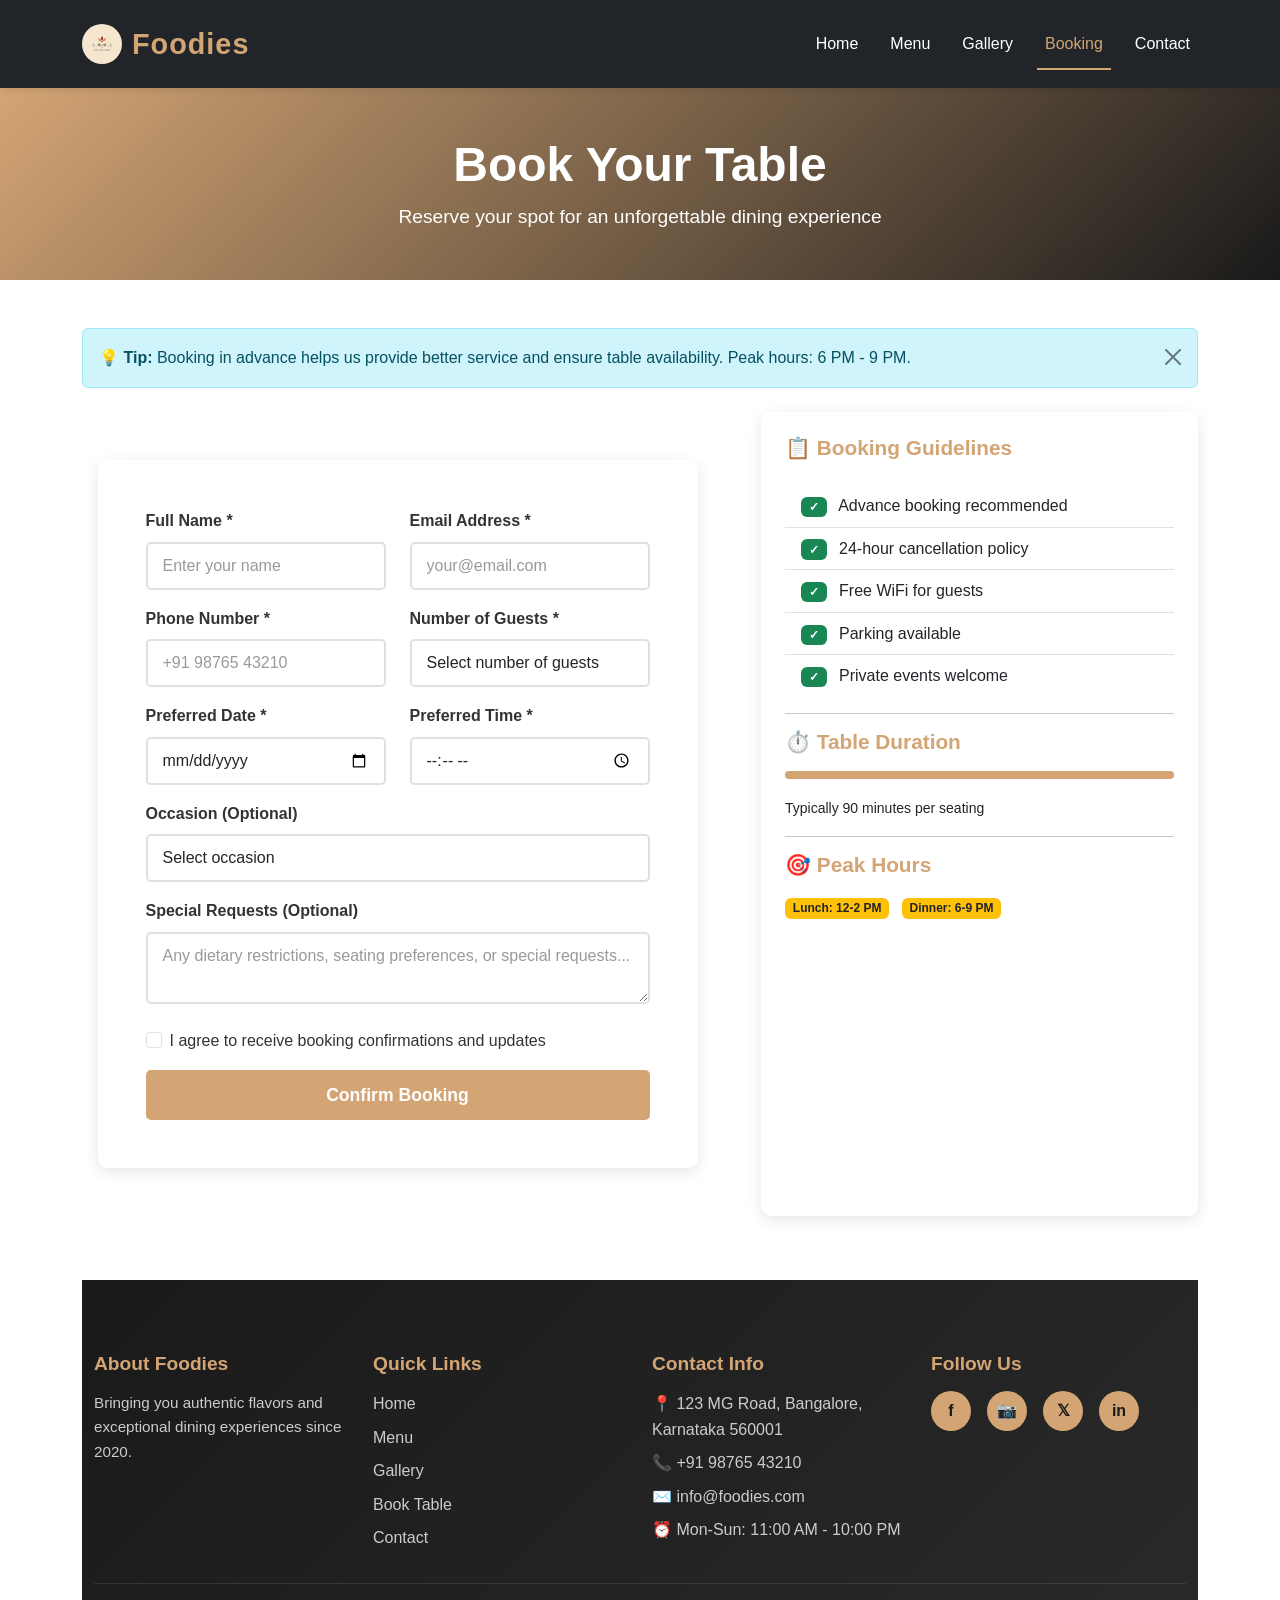
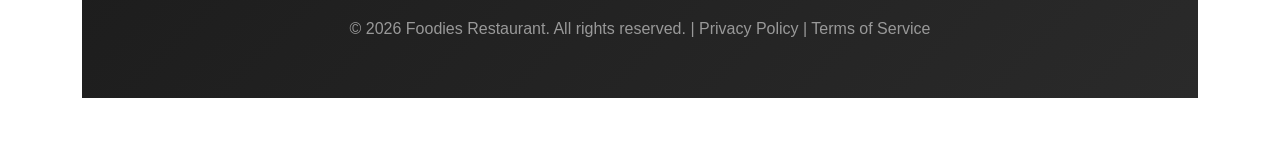
<file: booking.html>
<!DOCTYPE html>
<html lang="en-IN">
<head>
<meta charset="UTF-8">
<meta name="viewport" content="width=device-width, initial-scale=1.0">
<title>Table Booking - Foodies Restaurant</title>

<link href="https://cdn.jsdelivr.net/npm/bootstrap@5.3.3/dist/css/bootstrap.min.css" rel="stylesheet">
<link rel="stylesheet" href="style.css">
</head>
<body>

<!-- Navbar -->
<nav class="navbar navbar-expand-lg navbar-dark bg-dark">
<div class="container">
<a class="navbar-brand" href="index.html" style="display: flex; align-items: center; gap: 10px;">
<img src="4.png" alt="Foodies Logo" style="height: 40px; width: 40px; border-radius: 50%;">
<span>Foodies</span>
</a>

<button class="navbar-toggler" data-bs-toggle="collapse" data-bs-target="#menu">
<span class="navbar-toggler-icon"></span>
</button>

<div class="collapse navbar-collapse" id="menu">
<ul class="navbar-nav ms-auto">
<li class="nav-item"><a class="nav-link" href="index.html">Home</a></li>
<li class="nav-item"><a class="nav-link" href="menu.html">Menu</a></li>
<li class="nav-item"><a class="nav-link" href="gallery.html">Gallery</a></li>
<li class="nav-item"><a class="nav-link active" href="booking.html">Booking</a></li>
<li class="nav-item"><a class="nav-link" href="contact.html">Contact</a></li>
</ul>
</div>
</div>
</nav>

<!-- Page Header -->
<div style="background: linear-gradient(135deg, var(--primary-color) 0%, var(--dark-color) 100%); color: white; padding: 3rem 0; text-align: center;">
<div class="container">
<h1 style="font-size: 3rem; font-weight: 700; margin-bottom: 0.5rem;">Book Your Table</h1>
<p style="font-size: 1.2rem; margin-bottom: 0;">Reserve your spot for an unforgettable dining experience</p>
</div>
</div>

<!-- Booking Form -->
<div class="container py-5">

<!-- Booking Info Alert -->
<div class="alert alert-info alert-dismissible fade show mb-4" role="alert">
<strong>💡 Tip:</strong> Booking in advance helps us provide better service and ensure table availability. Peak hours: 6 PM - 9 PM.
<button type="button" class="btn-close" data-bs-dismiss="alert" aria-label="Close"></button>
</div>

<div class="row g-5">

<!-- Booking Form -->
<div class="col-lg-7">
<div class="form-container">
<form id="bookingForm">

<div class="row mb-3">
<div class="col-md-6">
<div class="form-group">
<label for="name" class="form-label">Full Name *</label>
<input type="text" id="name" class="form-control" placeholder="Enter your name" required>
</div>
</div>

<div class="col-md-6">
<div class="form-group">
<label for="email" class="form-label">Email Address *</label>
<input type="email" id="email" class="form-control" placeholder="your@email.com" required>
</div>
</div>
</div>

<div class="row mb-3">
<div class="col-md-6">
<div class="form-group">
<label for="phone" class="form-label">Phone Number *</label>
<input type="tel" id="phone" class="form-control" placeholder="+91 98765 43210" required>
</div>
</div>

<div class="col-md-6">
<div class="form-group">
<label for="guests" class="form-label">Number of Guests *</label>
<select id="guests" class="form-control" required>
<option value="">Select number of guests</option>
<option value="1">1 Guest</option>
<option value="2">2 Guests</option>
<option value="3">3 Guests</option>
<option value="4">4 Guests</option>
<option value="5">5 Guests</option>
<option value="6">6 Guests</option>
<option value="7">7 Guests</option>
<option value="8">8+ Guests</option>
</select>
</div>
</div>
</div>

<div class="row mb-3">
<div class="col-md-6">
<div class="form-group">
<label for="date" class="form-label">Preferred Date *</label>
<input type="date" id="date" class="form-control" required>
</div>
</div>

<div class="col-md-6">
<div class="form-group">
<label for="time" class="form-label">Preferred Time *</label>
<input type="time" id="time" class="form-control" required>
</div>
</div>
</div>

<div class="mb-3">
<div class="form-group">
<label for="occasion" class="form-label">Occasion (Optional)</label>
<select id="occasion" class="form-control">
<option value="">Select occasion</option>
<option value="birthday">Birthday</option>
<option value="anniversary">Anniversary</option>
<option value="business">Business Meeting</option>
<option value="casual">Casual Dinner</option>
<option value="celebration">Celebration</option>
<option value="other">Other</option>
</select>
</div>
</div>

<div class="mb-4">
<div class="form-group">
<label for="notes" class="form-label">Special Requests (Optional)</label>
<textarea id="notes" class="form-control form-textarea" placeholder="Any dietary restrictions, seating preferences, or special requests..."></textarea>
</div>
</div>

<div class="form-check mb-3">
<input class="form-check-input" type="checkbox" id="terms" required>
<label class="form-check-label" for="terms">
I agree to receive booking confirmations and updates
</label>
</div>

<button type="submit" class="btn btn-primary-custom w-100" style="background-color: var(--primary-color); border: none; color: white; padding: 12px; font-size: 1.1rem; font-weight: 600;">Confirm Booking</button>

</form>
</div>
</div>

<!-- Restaurant Info Sidebar -->
<div class="col-lg-5">
<div class="card shadow-md">
<div class="card-body">
<h5 class="card-title" style="color: var(--primary-color); font-weight: 700; margin-bottom: 1.5rem;">📋 Booking Guidelines</h5>

<ul class="list-group list-group-flush mb-3">
<li class="list-group-item"><span class="badge bg-success me-2">✓</span> Advance booking recommended</li>
<li class="list-group-item"><span class="badge bg-success me-2">✓</span> 24-hour cancellation policy</li>
<li class="list-group-item"><span class="badge bg-success me-2">✓</span> Free WiFi for guests</li>
<li class="list-group-item"><span class="badge bg-success me-2">✓</span> Parking available</li>
<li class="list-group-item"><span class="badge bg-success me-2">✓</span> Private events welcome</li>
</ul>

<hr>

<h5 style="color: var(--primary-color); font-weight: 700; margin-bottom: 1rem;">⏱️ Table Duration</h5>
<div class="progress mb-3" style="height: 8px;">
<div class="progress-bar" style="width: 100%; background-color: var(--primary-color);"></div>
</div>
<small>Typically 90 minutes per seating</small>

<hr>

<h5 style="color: var(--primary-color); font-weight: 700; margin-bottom: 1rem;">🎯 Peak Hours</h5>
<div class="badge bg-warning text-dark me-2">Lunch: 12-2 PM</div>
<div class="badge bg-warning text-dark">Dinner: 6-9 PM</div>
</div>
</div>

</div>
</div>

<!-- Footer -->
<footer>
<div class="container py-4">
<div class="row">
<div class="col-md-3">
<div class="footer-section">
<h5>About Foodies</h5>
<p style="color: #ccc; font-size: 0.95rem;">Bringing you authentic flavors and exceptional dining experiences since 2020.</p>
</div>
</div>

<div class="col-md-3">
<div class="footer-section">
<h5>Quick Links</h5>
<ul>
<li><a href="index.html">Home</a></li>
<li><a href="menu.html">Menu</a></li>
<li><a href="gallery.html">Gallery</a></li>
<li><a href="booking.html">Book Table</a></li>
<li><a href="contact.html">Contact</a></li>
</ul>
</div>
</div>

<div class="col-md-3">
<div class="footer-section">
<h5>Contact Info</h5>
<div class="footer-contact">📍 123 MG Road, Bangalore, Karnataka 560001</div>
<div class="footer-contact">📞 +91 98765 43210</div>
<div class="footer-contact">✉️ info@foodies.com</div>
<div class="footer-contact">⏰ Mon-Sun: 11:00 AM - 10:00 PM</div>
</div>
</div>

<div class="col-md-3">
<div class="footer-section">
<h5>Follow Us</h5>
<div class="social-links">
<a href="#" title="Facebook">f</a>
<a href="#" title="Instagram">📷</a>
<a href="#" title="Twitter">𝕏</a>
<a href="#" title="LinkedIn">in</a>
</div>
</div>
</div>
</div>

<div class="footer-bottom">
<p>&copy; 2026 Foodies Restaurant. All rights reserved. | <a href="#" style="color: #999;">Privacy Policy</a> | <a href="#" style="color: #999;">Terms of Service</a></p>
</div>
</div>
</footer>

<script src="https://cdn.jsdelivr.net/npm/bootstrap@5.3.3/dist/js/bootstrap.bundle.min.js"></script>

<script>
document.getElementById('bookingForm').addEventListener('submit', function(e) {
  e.preventDefault();
  alert('Thank you for your booking! We will confirm your reservation shortly.');
  this.reset();
});
</script>

</body>
</html>
</file>
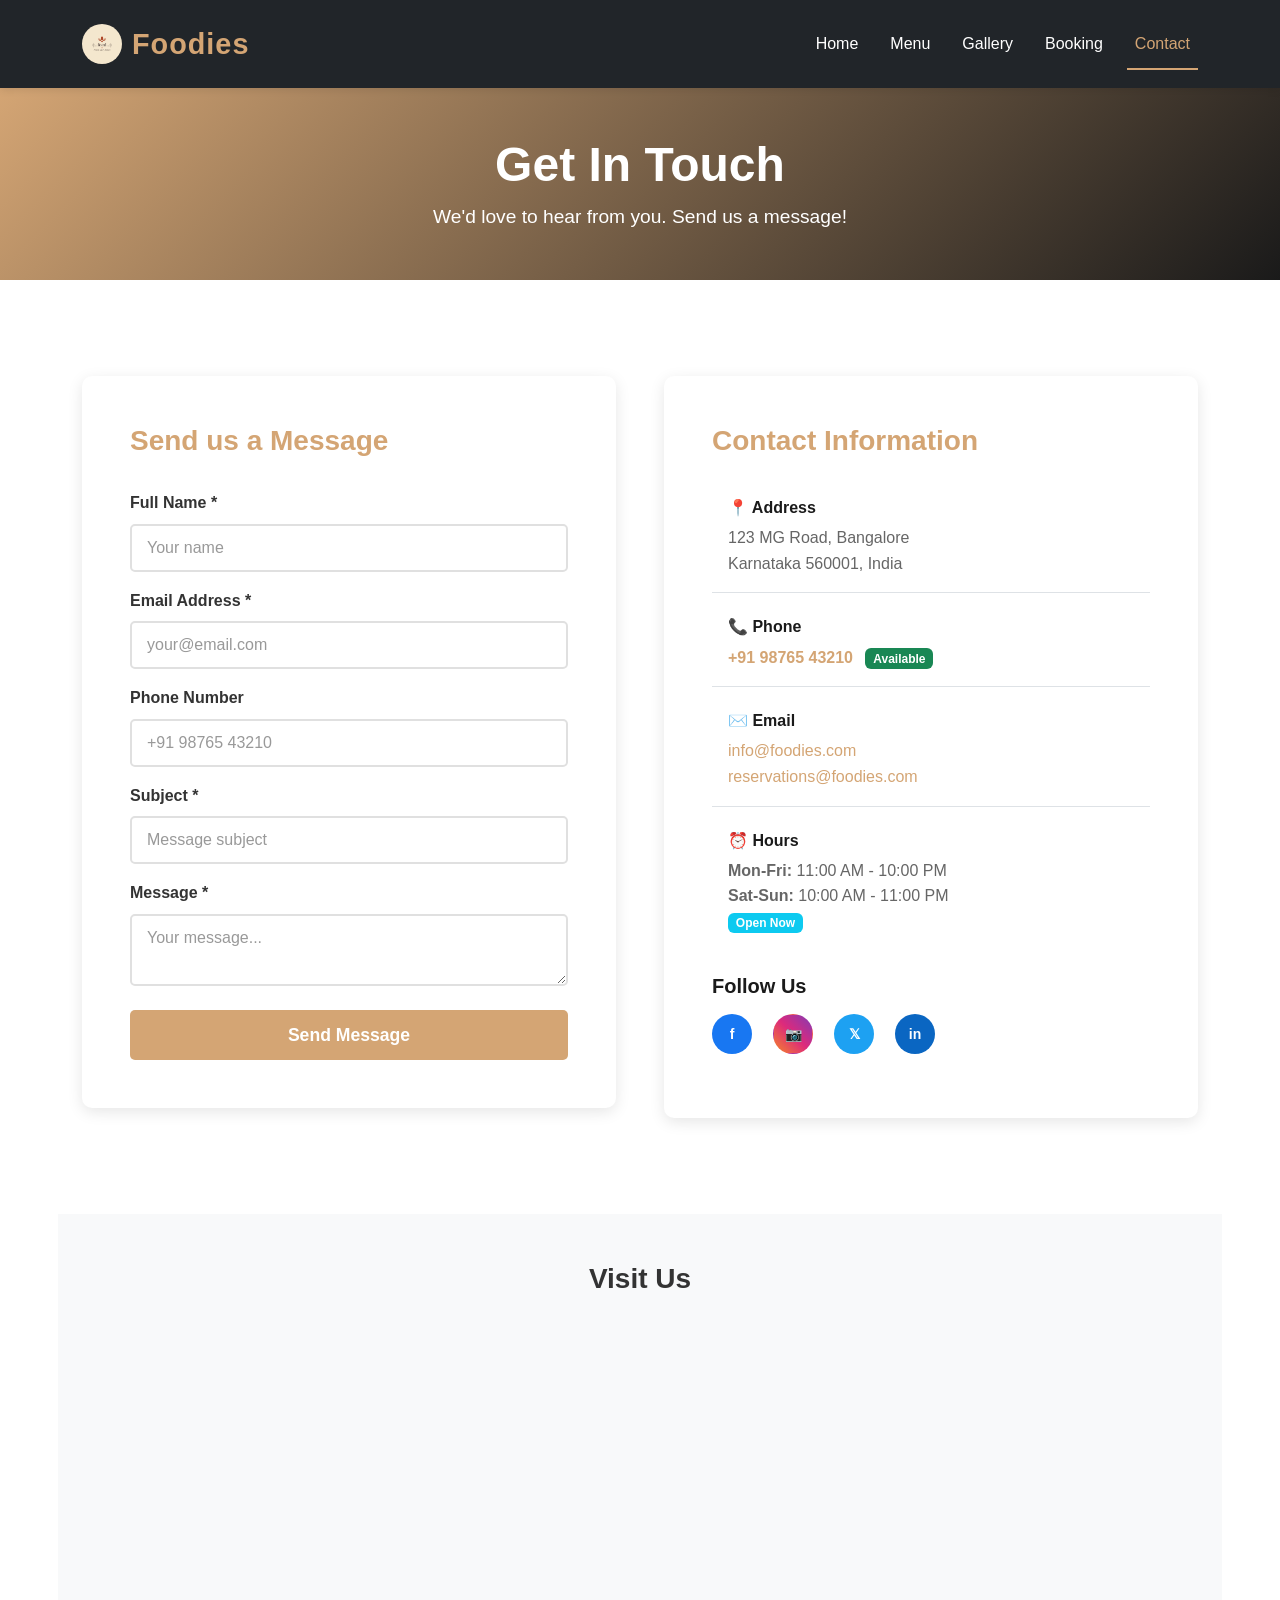
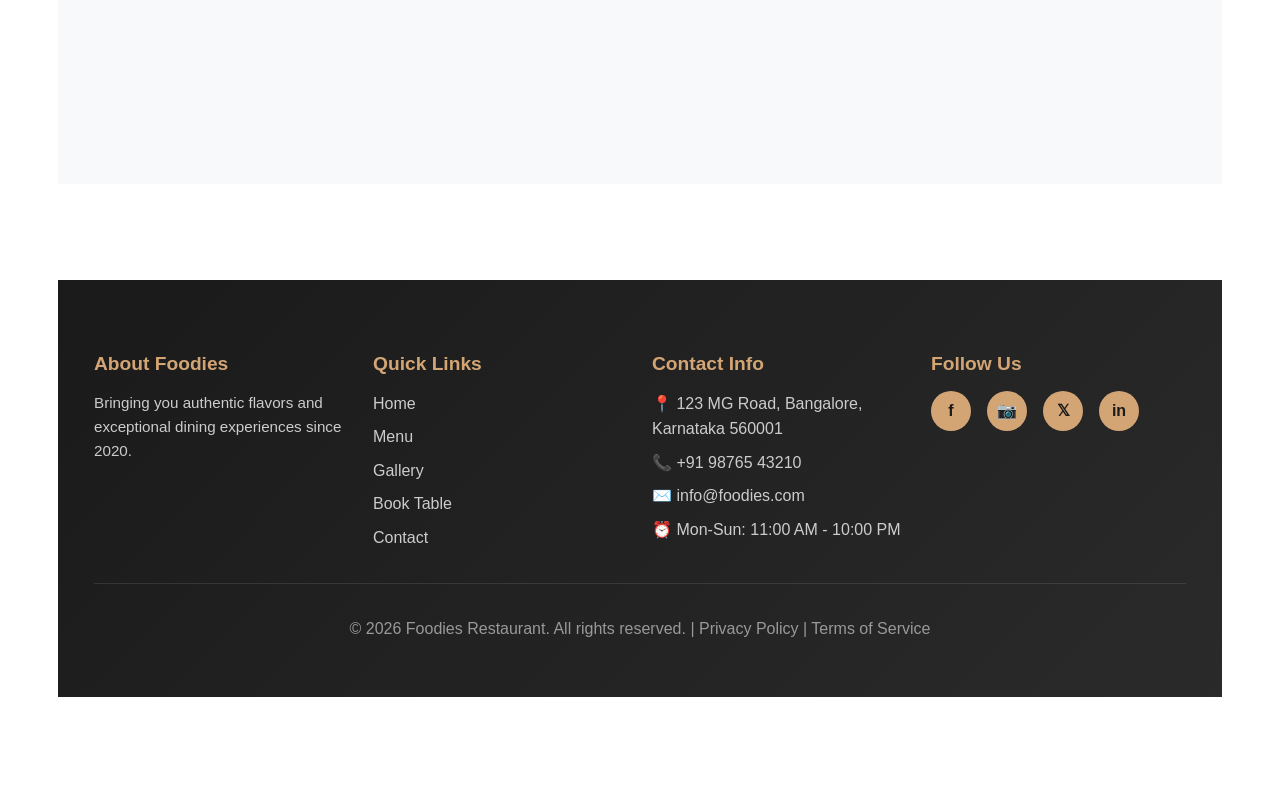
<file: contact.html>
<!DOCTYPE html>
<html lang="en-IN">
<head>
<meta charset="UTF-8">
<meta name="viewport" content="width=device-width, initial-scale=1.0">
<title>Contact - Foodies Restaurant</title>

<link href="https://cdn.jsdelivr.net/npm/bootstrap@5.3.3/dist/css/bootstrap.min.css" rel="stylesheet">
<link rel="stylesheet" href="style.css">
</head>
<body>

<!-- Navbar -->
<nav class="navbar navbar-expand-lg navbar-dark bg-dark">
<div class="container">
<a class="navbar-brand" href="index.html" style="display: flex; align-items: center; gap: 10px;">
<img src="4.png" alt="Foodies Logo" style="height: 40px; width: 40px; border-radius: 50%;">
<span>Foodies</span>
</a>

<button class="navbar-toggler" data-bs-toggle="collapse" data-bs-target="#menu">
<span class="navbar-toggler-icon"></span>
</button>

<div class="collapse navbar-collapse" id="menu">
<ul class="navbar-nav ms-auto">
<li class="nav-item"><a class="nav-link" href="index.html">Home</a></li>
<li class="nav-item"><a class="nav-link" href="menu.html">Menu</a></li>
<li class="nav-item"><a class="nav-link" href="gallery.html">Gallery</a></li>
<li class="nav-item"><a class="nav-link" href="booking.html">Booking</a></li>
<li class="nav-item"><a class="nav-link active" href="contact.html">Contact</a></li>
</ul>
</div>
</div>
</nav>

<!-- Page Header -->
<div style="background: linear-gradient(135deg, var(--primary-color) 0%, var(--dark-color) 100%); color: white; padding: 3rem 0; text-align: center;">
<div class="container">
<h1 style="font-size: 3rem; font-weight: 700; margin-bottom: 0.5rem;">Get In Touch</h1>
<p style="font-size: 1.2rem; margin-bottom: 0;">We'd love to hear from you. Send us a message!</p>
</div>
</div>

<!-- Contact Section -->
<div class="container py-5">
<div class="row g-5 mb-5">

<!-- Contact Form -->
<div class="col-lg-6">
<div class="form-container">
<h3 style="font-weight: 700; margin-bottom: 2rem; color: var(--primary-color);">Send us a Message</h3>

<form id="contactForm">

<div class="form-group mb-3">
<label for="name" class="form-label">Full Name *</label>
<input type="text" id="name" class="form-control" placeholder="Your name" required>
</div>

<div class="form-group mb-3">
<label for="email" class="form-label">Email Address *</label>
<input type="email" id="email" class="form-control" placeholder="your@email.com" required>
</div>

<div class="form-group mb-3">
<label for="phone" class="form-label">Phone Number</label>
<input type="tel" id="phone" class="form-control" placeholder="+91 98765 43210">
</div>

<div class="form-group mb-3">
<label for="subject" class="form-label">Subject *</label>
<input type="text" id="subject" class="form-control" placeholder="Message subject" required>
</div>

<div class="form-group mb-4">
<label for="message" class="form-label">Message *</label>
<textarea id="message" class="form-control form-textarea" placeholder="Your message..." required></textarea>
</div>

<button type="submit" class="btn btn-primary-custom w-100" style="background-color: var(--primary-color); border: none; color: white; padding: 12px; font-size: 1.1rem; font-weight: 600;">Send Message</button>

</form>
</div>
</div>

<!-- Contact Information -->
<div class="col-lg-6">
<div class="form-container">
<h3 style="font-weight: 700; margin-bottom: 2rem; color: var(--primary-color);">Contact Information</h3>

<!-- Contact Info with List Group -->
<ul class="list-group list-group-flush mb-4">

<li class="list-group-item border-0 pb-3 mb-3 border-bottom">
<h6 style="color: var(--dark-color); font-weight: 600; margin-bottom: 0.5rem;">📍 Address</h6>
<p style="color: var(--text-light); margin: 0;">
123 MG Road, Bangalore<br>
Karnataka 560001, India
</p>
</li>

<li class="list-group-item border-0 pb-3 mb-3 border-bottom">
<h6 style="color: var(--dark-color); font-weight: 600; margin-bottom: 0.5rem;">📞 Phone</h6>
<p style="color: var(--text-light); margin: 0;">
<a href="tel:+919876543210" style="color: var(--primary-color); text-decoration: none; font-weight: 600;">+91 98765 43210</a>
<span class="badge bg-success ms-2">Available</span>
</p>
</li>

<li class="list-group-item border-0 pb-3 mb-3 border-bottom">
<h6 style="color: var(--dark-color); font-weight: 600; margin-bottom: 0.5rem;">✉️ Email</h6>
<p style="color: var(--text-light); margin: 0;">
<a href="mailto:info@foodies.com" style="color: var(--primary-color); text-decoration: none;">info@foodies.com</a><br>
<a href="mailto:reservations@foodies.com" style="color: var(--primary-color); text-decoration: none;">reservations@foodies.com</a>
</p>
</li>

<li class="list-group-item border-0 pb-3">
<h6 style="color: var(--dark-color); font-weight: 600; margin-bottom: 0.5rem;">⏰ Hours</h6>
<p style="color: var(--text-light); margin: 0;">
<strong>Mon-Fri:</strong> 11:00 AM - 10:00 PM<br>
<strong>Sat-Sun:</strong> 10:00 AM - 11:00 PM<br>
<span class="badge bg-info">Open Now</span>
</p>
</li>

</ul>

<!-- Follow Us Section -->
<h5 style="color: var(--dark-color); font-weight: 600; margin-bottom: 1rem;">Follow Us</h5>
<div class="social-links mb-3">
<a href="#" title="Facebook" class="btn btn-sm" style="background-color: #1877F2; color: white; width: 40px; height: 40px; padding: 0; display: inline-flex; align-items: center; justify-content: center; border-radius: 50%;">f</a>
<a href="#" title="Instagram" class="btn btn-sm" style="background: linear-gradient(45deg, #F58529 0%, #DD2A7B 50%, #833AB4 100%); color: white; width: 40px; height: 40px; padding: 0; display: inline-flex; align-items: center; justify-content: center; border-radius: 50%; margin-left: 5px;">📷</a>
<a href="#" title="Twitter" class="btn btn-sm" style="background-color: #1DA1F2; color: white; width: 40px; height: 40px; padding: 0; display: inline-flex; align-items: center; justify-content: center; border-radius: 50%; margin-left: 5px;">𝕏</a>
<a href="#" title="LinkedIn" class="btn btn-sm" style="background-color: #0A66C2; color: white; width: 40px; height: 40px; padding: 0; display: inline-flex; align-items: center; justify-content: center; border-radius: 50%; margin-left: 5px;">in</a>
</div>

</div>
</div>

<!-- Map Section (Optional) -->
<div style="background-color: var(--light-color); padding: 3rem 0; margin: 3rem 0;">
<div class="container">
<h3 style="font-weight: 700; text-align: center; margin-bottom: 2rem;">Visit Us</h3>
<iframe src="https://www.google.com/maps/embed?pb=!1m18!1m12!1m3!1d31122.0612703592!2d77.5958683!3d12.9737341!2m3!1f0!2f0!3f0!3m2!1i1024!2i768!4f13.1!3m3!1m2!1s0x3bae1670d775f8fb%3A0xcd2a4e46c0f1ed5c!2sMG%20Road%2C%20Bengaluru%2C%20Karnataka%20560001!5e0!3m2!1sen!2sin!4v1700000000000" width="100%" height="400" style="border:none; border-radius: 10px;" allowfullscreen="" loading="lazy" referrerpolicy="no-referrer-when-downgrade"></iframe>
</div>
</div>

<!-- Footer -->
<footer>
<div class="container py-4">
<div class="row">
<div class="col-md-3">
<div class="footer-section">
<h5>About Foodies</h5>
<p style="color: #ccc; font-size: 0.95rem;">Bringing you authentic flavors and exceptional dining experiences since 2020.</p>
</div>
</div>

<div class="col-md-3">
<div class="footer-section">
<h5>Quick Links</h5>
<ul>
<li><a href="index.html">Home</a></li>
<li><a href="menu.html">Menu</a></li>
<li><a href="gallery.html">Gallery</a></li>
<li><a href="booking.html">Book Table</a></li>
<li><a href="contact.html">Contact</a></li>
</ul>
</div>
</div>

<div class="col-md-3">
<div class="footer-section">
<h5>Contact Info</h5>
<div class="footer-contact">📍 123 MG Road, Bangalore, Karnataka 560001</div>
<div class="footer-contact">📞 +91 98765 43210</div>
<div class="footer-contact">✉️ info@foodies.com</div>
<div class="footer-contact">⏰ Mon-Sun: 11:00 AM - 10:00 PM</div>
</div>
</div>

<div class="col-md-3">
<div class="footer-section">
<h5>Follow Us</h5>
<div class="social-links">
<a href="#" title="Facebook">f</a>
<a href="#" title="Instagram">📷</a>
<a href="#" title="Twitter">𝕏</a>
<a href="#" title="LinkedIn">in</a>
</div>
</div>
</div>
</div>

<div class="footer-bottom">
<p>&copy; 2026 Foodies Restaurant. All rights reserved. | <a href="#" style="color: #999;">Privacy Policy</a> | <a href="#" style="color: #999;">Terms of Service</a></p>
</div>
</div>
</footer>

<script src="https://cdn.jsdelivr.net/npm/bootstrap@5.3.3/dist/js/bootstrap.bundle.min.js"></script>

<script>
document.getElementById('contactForm').addEventListener('submit', function(e) {
  e.preventDefault();
  alert('Thank you for your message! We will get back to you shortly.');
  this.reset();
});
</script>

</body>
</html>
</file>
<file: style.css>
/* ===== Professional Restaurant Website CSS ===== */

/* Root Colors & Variables */
:root {
    --primary-color: #d4a574;
    --dark-color: #1a1a1a;
    --light-color: #f8f9fa;
    --text-dark: #333;
    --text-light: #666;
    --border-color: #e0e0e0;
}

/* General Styles */
* {
    margin: 0;
    padding: 0;
    box-sizing: border-box;
}

html {
    scroll-behavior: smooth;
}

body {
    font-family: 'Segoe UI', Tahoma, Geneva, Verdana, sans-serif;
    color: var(--text-dark);
    line-height: 1.6;
    background-color: #ffffff;
}

/* ===== NAVBAR STYLING ===== */
.navbar {
    box-shadow: 0 2px 8px rgba(0, 0, 0, 0.1);
    padding: 1rem 0;
}

.navbar-brand {
    font-size: 1.8rem;
    font-weight: 700;
    color: var(--primary-color) !important;
    letter-spacing: 1px;
}

.navbar-nav .nav-link {
    font-weight: 500;
    margin-left: 1rem;
    color: #fff !important;
    transition: color 0.3s ease;
    position: relative;
}

.navbar-nav .nav-link:hover,
.navbar-nav .nav-link.active {
    color: var(--primary-color) !important;
}

.navbar-nav .nav-link::after {
    content: '';
    position: absolute;
    bottom: -5px;
    left: 0;
    width: 0;
    height: 2px;
    background-color: var(--primary-color);
    transition: width 0.3s ease;
}

.navbar-nav .nav-link:hover::after,
.navbar-nav .nav-link.active::after {
    width: 100%;
}

/* ===== HERO SECTION ===== */
.hero {
    height: 500px;
    background: linear-gradient(135deg, rgba(212, 165, 116, 0.8) 0%, rgba(26, 26, 26, 0.8) 100%), 
                url('https://images.unsplash.com/photo-1517521318897-7d1d19dad047?w=1200') center/cover;
    color: white;
    position: relative;
    overflow: hidden;
    animation: zoomIn 0.8s ease-in-out;
}

@keyframes zoomIn {
    from {
        opacity: 0;
        transform: scale(0.95);
    }
    to {
        opacity: 1;
        transform: scale(1);
    }
}

.hero h1 {
    font-size: 3.5rem;
    font-weight: 700;
    margin-bottom: 1rem;
    text-shadow: 2px 2px 8px rgba(0, 0, 0, 0.5);
}

.hero p {
    font-size: 1.5rem;
    margin-bottom: 2rem;
    text-shadow: 1px 1px 4px rgba(0, 0, 0, 0.5);
}

.hero .btn {
    padding: 12px 35px;
    font-size: 1.1rem;
    font-weight: 600;
    border-radius: 5px;
    transition: all 0.3s ease;
}

.hero .btn-warning {
    background-color: var(--primary-color);
    border-color: var(--primary-color);
    color: var(--dark-color);
}

.hero .btn-warning:hover {
    background-color: #c49460;
    border-color: #c49460;
    transform: translateY(-3px);
    box-shadow: 0 8px 15px rgba(212, 165, 116, 0.4);
}

/* ===== SECTION TITLES ===== */
.section-title {
    font-size: 2.5rem;
    font-weight: 700;
    color: var(--dark-color);
    position: relative;
    display: inline-block;
    margin-bottom: 3rem;
}

.section-title::after {
    content: '';
    position: absolute;
    bottom: -10px;
    left: 50%;
    transform: translateX(-50%);
    width: 80px;
    height: 4px;
    background-color: var(--primary-color);
    border-radius: 2px;
}

/* ===== CARDS ===== */
.card {
    border: none;
    border-radius: 10px;
    overflow: hidden;
    box-shadow: 0 4px 15px rgba(0, 0, 0, 0.1);
    transition: all 0.3s ease;
    height: 100%;
}

.card:hover {
    transform: translateY(-8px);
    box-shadow: 0 8px 25px rgba(212, 165, 116, 0.3);
}

.card-img-top {
    height: 250px;
    object-fit: cover;
    transition: transform 0.3s ease;
}

.card:hover .card-img-top {
    transform: scale(1.08);
}

.card-body {
    padding: 1.5rem;
}

.card-body h5 {
    font-size: 1.3rem;
    font-weight: 600;
    color: var(--dark-color);
    margin-bottom: 0.5rem;
}

.card-body p {
    color: var(--text-light);
    margin-bottom: 1rem;
}

.card-price {
    font-size: 1.5rem;
    font-weight: 700;
    color: var(--primary-color);
}

.card-description {
    font-size: 0.95rem;
    color: var(--text-light);
    margin-bottom: 1rem;
}

/* ===== SECTIONS ===== */
.section-special {
    padding: 5rem 0;
    background-color: var(--light-color);
}

.section-features {
    padding: 5rem 0;
    background-color: #ffffff;
}

/* ===== BUTTONS ===== */
.btn-primary-custom {
    background-color: var(--primary-color);
    border-color: var(--primary-color);
    color: white;
    font-weight: 600;
    padding: 10px 30px;
    border-radius: 5px;
    transition: all 0.3s ease;
}

.btn-primary-custom:hover {
    background-color: #c49460;
    border-color: #c49460;
    transform: translateY(-2px);
    box-shadow: 0 5px 15px rgba(212, 165, 116, 0.3);
}

/* ===== FORMS ===== */
.form-container {
    background: white;
    padding: 3rem;
    border-radius: 10px;
    box-shadow: 0 4px 15px rgba(0, 0, 0, 0.1);
    max-width: 600px;
    margin: 3rem auto;
}

.form-group label {
    font-weight: 600;
    color: var(--text-dark);
    margin-bottom: 0.5rem;
}

.form-control {
    border: 2px solid var(--border-color);
    border-radius: 5px;
    padding: 10px 15px;
    font-size: 1rem;
    transition: all 0.3s ease;
}

.form-control:focus {
    border-color: var(--primary-color);
    box-shadow: 0 0 0 0.2rem rgba(212, 165, 116, 0.15);
}

.form-control::placeholder {
    color: #999;
}

.form-textarea {
    resize: vertical;
    min-height: 120px;
}

/* ===== GALLERY ===== */
.gallery-container {
    display: grid;
    grid-template-columns: repeat(auto-fit, minmax(280px, 1fr));
    gap: 2rem;
    padding: 3rem 0;
}

.gallery-item {
    position: relative;
    border-radius: 10px;
    overflow: hidden;
    cursor: pointer;
    height: 300px;
}

.gallery-item img {
    width: 100%;
    height: 100%;
    object-fit: cover;
    transition: transform 0.3s ease;
}

.gallery-overlay {
    position: absolute;
    top: 0;
    left: 0;
    width: 100%;
    height: 100%;
    background: rgba(26, 26, 26, 0.7);
    display: flex;
    align-items: center;
    justify-content: center;
    opacity: 0;
    transition: opacity 0.3s ease;
}

.gallery-item:hover img {
    transform: scale(1.1);
}

.gallery-item:hover .gallery-overlay {
    opacity: 1;
}

.gallery-overlay-text {
    color: white;
    font-size: 1.3rem;
    font-weight: 600;
    text-align: center;
}

/* ===== FOOTER ===== */
footer {
    background: linear-gradient(135deg, var(--dark-color) 0%, #2a2a2a 100%);
    color: #fff;
    padding: 3rem 0 1rem;
    margin-top: 4rem;
}

footer .footer-section {
    margin-bottom: 2rem;
}

footer h5 {
    font-weight: 700;
    color: var(--primary-color);
    margin-bottom: 1rem;
    font-size: 1.2rem;
}

footer ul {
    list-style: none;
    padding: 0;
}

footer ul li {
    margin-bottom: 0.5rem;
}

footer a {
    color: #ccc;
    text-decoration: none;
    transition: color 0.3s ease;
}

footer a:hover {
    color: var(--primary-color);
}

.footer-contact {
    color: #ccc;
    margin-bottom: 0.5rem;
    display: flex;
    align-items: center;
    gap: 0.5rem;
}

.footer-bottom {
    text-align: center;
    padding-top: 2rem;
    border-top: 1px solid rgba(255, 255, 255, 0.1);
    color: #999;
}

.social-links {
    display: flex;
    gap: 1rem;
    margin-top: 1rem;
}

.social-links a {
    width: 40px;
    height: 40px;
    display: flex;
    align-items: center;
    justify-content: center;
    background-color: var(--primary-color);
    color: var(--dark-color);
    border-radius: 50%;
    font-weight: 600;
    transition: all 0.3s ease;
}

.social-links a:hover {
    background-color: #fff;
    color: var(--primary-color);
    transform: translateY(-3px);
}

/* ===== FEATURES/ABOUT ===== */
.feature-box {
    text-align: center;
    padding: 2rem;
}

.feature-icon {
    font-size: 3rem;
    color: var(--primary-color);
    margin-bottom: 1rem;
}

.feature-box h4 {
    font-size: 1.3rem;
    font-weight: 600;
    color: var(--dark-color);
    margin-bottom: 0.5rem;
}

.feature-box p {
    color: var(--text-light);
    font-size: 0.95rem;
}

/* ===== RESPONSIVE DESIGN ===== */
@media (max-width: 768px) {
    .hero h1 {
        font-size: 2.2rem;
    }

    .hero p {
        font-size: 1.1rem;
    }

    .section-title {
        font-size: 2rem;
    }

    .card-img-top {
        height: 200px;
    }

    .form-container {
        padding: 2rem;
        margin: 2rem 1rem;
    }

    .gallery-container {
        grid-template-columns: repeat(auto-fit, minmax(200px, 1fr));
        gap: 1rem;
    }

    footer {
        padding: 2rem 0 1rem;
    }
}

@media (max-width: 480px) {
    .navbar-brand {
        font-size: 1.4rem;
    }

    .hero {
        height: 350px;
    }

    .hero h1 {
        font-size: 1.8rem;
    }

    .hero p {
        font-size: 1rem;
    }

    .section-title {
        font-size: 1.7rem;
    }

    .card-body h5 {
        font-size: 1.1rem;
    }
}

/* ===== UTILITY CLASSES ===== */
.text-primary-color {
    color: var(--primary-color);
}

.bg-light-gray {
    background-color: var(--light-color);
}

.shadow-sm {
    box-shadow: 0 2px 8px rgba(0, 0, 0, 0.08);
}

.shadow-md {
    box-shadow: 0 4px 15px rgba(0, 0, 0, 0.1);
}

/* ===== ANIMATIONS ===== */
@keyframes fadeInUp {
    from {
        opacity: 0;
        transform: translateY(30px);
    }
    to {
        opacity: 1;
        transform: translateY(0);
    }
}

.fade-in-up {
    animation: fadeInUp 0.6s ease-out;
}

/* ===== LOADING & TRANSITIONS ===== */
a {
    color: inherit;
    text-decoration: none;
}

a:hover {
    text-decoration: none;
}
</file>
